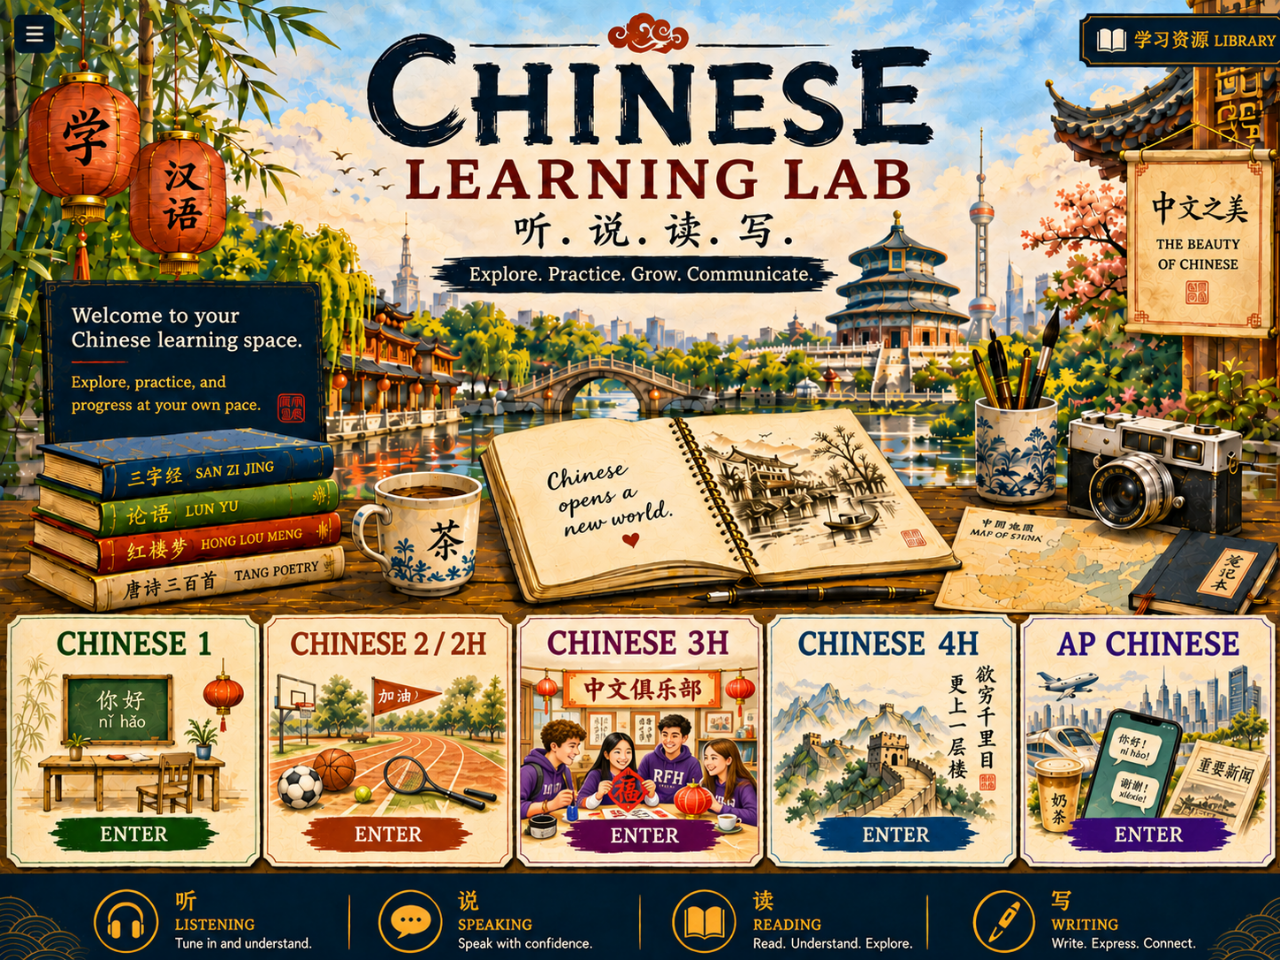
<file: index.html>
<!doctype html><html lang="en"><head><meta charset="utf-8"><meta name="viewport" content="width=device-width,initial-scale=1"><title>Chinese Learning Lab</title><link rel="stylesheet" href="assets/css/home.css"></head><body>
<a class="sr-only" href="#main">Skip to course choices</a>
<main class="home-shell" id="main"><div class="art-wrap" aria-label="Chinese Learning Lab homepage with five course cards">
<img src="assets/img/homepage-approved.png" alt="Chinese Learning Lab homepage artwork with Chinese 1, Chinese 2/2H, Chinese 3H, Chinese 4H, and AP Chinese course cards">
<button class="hotspot menu-hotspot" id="menuBtn" aria-label="Open navigation menu">Menu</button>
<a class="hotspot library-hotspot" href="library/index.html" aria-label="Open Learning Resources Library">Learning Resources Library</a>
<a class="hotspot enter1" href="chinese1/index.html" aria-label="Enter Chinese 1">Enter Chinese 1</a>
<a class="hotspot enter2" href="courses/chinese2.html" aria-label="Open Chinese 2 / 2H">Enter Chinese 2 / 2H</a>
<a class="hotspot enter3" href="courses/chinese3h.html" aria-label="Open Chinese 3H">Enter Chinese 3H</a>
<a class="hotspot enter4" href="courses/chinese4h.html" aria-label="Open Chinese 4H">Enter Chinese 4H</a>
<a class="hotspot enter5" href="courses/ap.html" aria-label="Open AP Chinese">Enter AP Chinese</a>
<aside class="drawer" id="drawer" aria-hidden="true"><button class="close-drawer" id="closeDrawer" aria-label="Close menu">×</button><h2>Chinese Learning Lab</h2><nav>
<a href="index.html">Home</a><a href="chinese1/index.html">Chinese 1</a><a href="courses/chinese2.html">Chinese 2 / 2H</a><a href="courses/chinese3h.html">Chinese 3H</a><a href="courses/chinese4h.html">Chinese 4H</a><a href="courses/ap.html">AP Chinese</a><a href="library/index.html">Learning Resources Library</a>
</nav></aside>
</div></main>
<script>const d=document.getElementById('drawer'),m=document.getElementById('menuBtn'),c=document.getElementById('closeDrawer');function openMenu(){d.classList.add('open');d.setAttribute('aria-hidden','false');c.focus()}function closeMenu(){d.classList.remove('open');d.setAttribute('aria-hidden','true');m.focus()}m.addEventListener('click',openMenu);c.addEventListener('click',closeMenu);document.addEventListener('keydown',e=>{if(e.key==='Escape'&&d.classList.contains('open'))closeMenu()});</script>
</body></html>
</file>
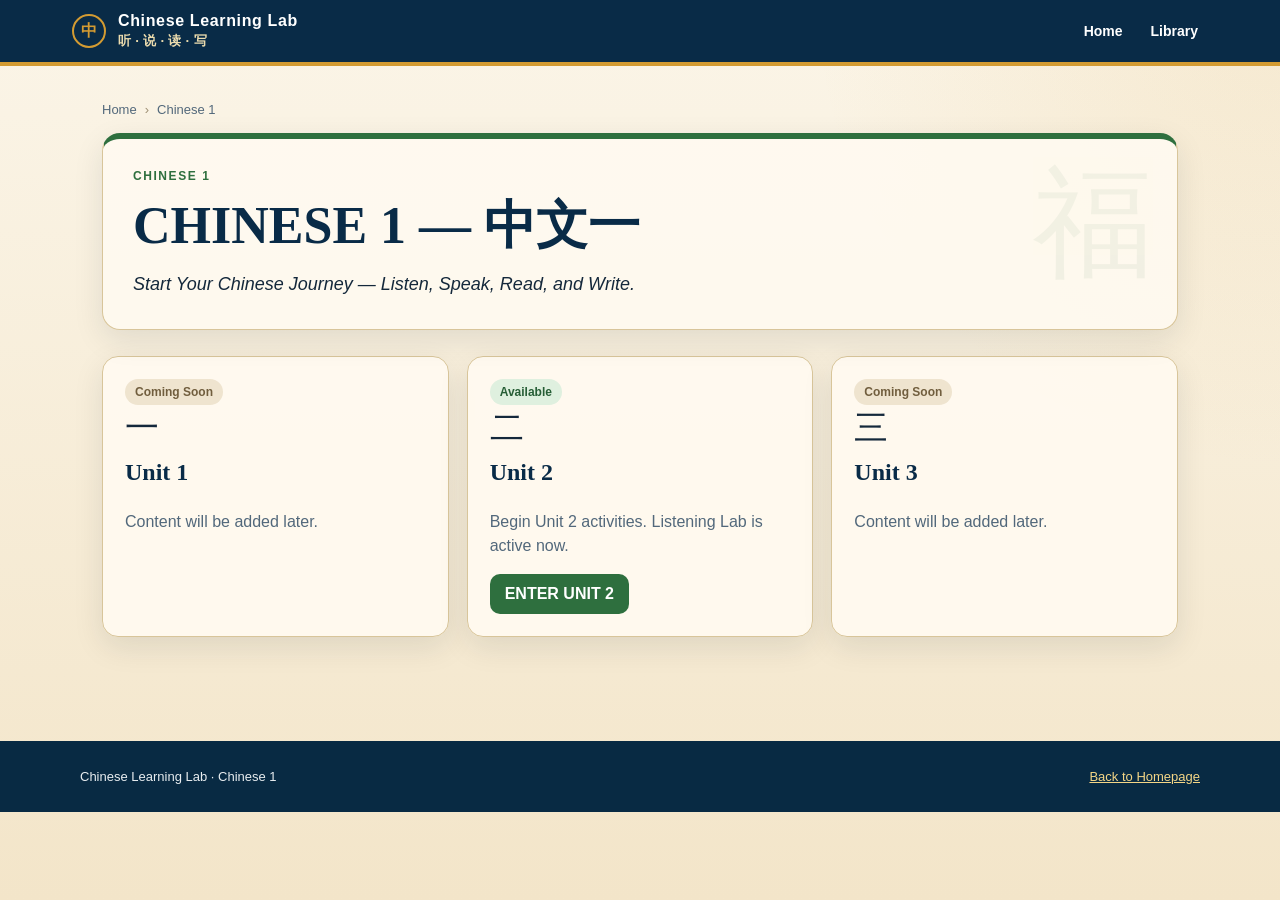
<file: chinese1/index.html>
<!doctype html><html lang="en"><head><meta charset="utf-8"><meta name="viewport" content="width=device-width,initial-scale=1"><title>Chinese 1 · Chinese Learning Lab</title><link rel="stylesheet" href="../assets/css/site.css"></head><body class="course-green">
<header class="site-header"><div class="inner"><a class="brand" href="../index.html"><span class="brand-mark">中</span><span>Chinese Learning Lab<small>听 · 说 · 读 · 写</small></span></a><nav class="topnav"><a href="../index.html">Home</a><a href="../library/index.html">Library</a></nav></div></header>
<main class="page"><nav class="breadcrumbs" aria-label="Breadcrumb"><span><a href="../index.html">Home</a></span><span>Chinese 1</span></nav>
<section class="hero-simple"><div class="eyebrow">Chinese 1</div><h1>CHINESE 1 — 中文一</h1><p><em>Start Your Chinese Journey — Listen, Speak, Read, and Write.</em></p></section>
<section class="grid" aria-label="Chinese 1 units">
<article class="card"><span class="status-pill">Coming Soon</span><div class="icon">一</div><h2>Unit 1</h2><p>Content will be added later.</p></article>
<article class="card"><span class="status-pill active">Available</span><div class="icon">二</div><h2>Unit 2</h2><p>Begin Unit 2 activities. Listening Lab is active now.</p><a class="btn course" href="unit2/index.html">ENTER UNIT 2</a></article>
<article class="card"><span class="status-pill">Coming Soon</span><div class="icon">三</div><h2>Unit 3</h2><p>Content will be added later.</p></article>
</section></main>
<footer class="footer"><div class="inner"><span>Chinese Learning Lab · Chinese 1</span><a href="../index.html">Back to Homepage</a></div></footer></body></html>
</file>
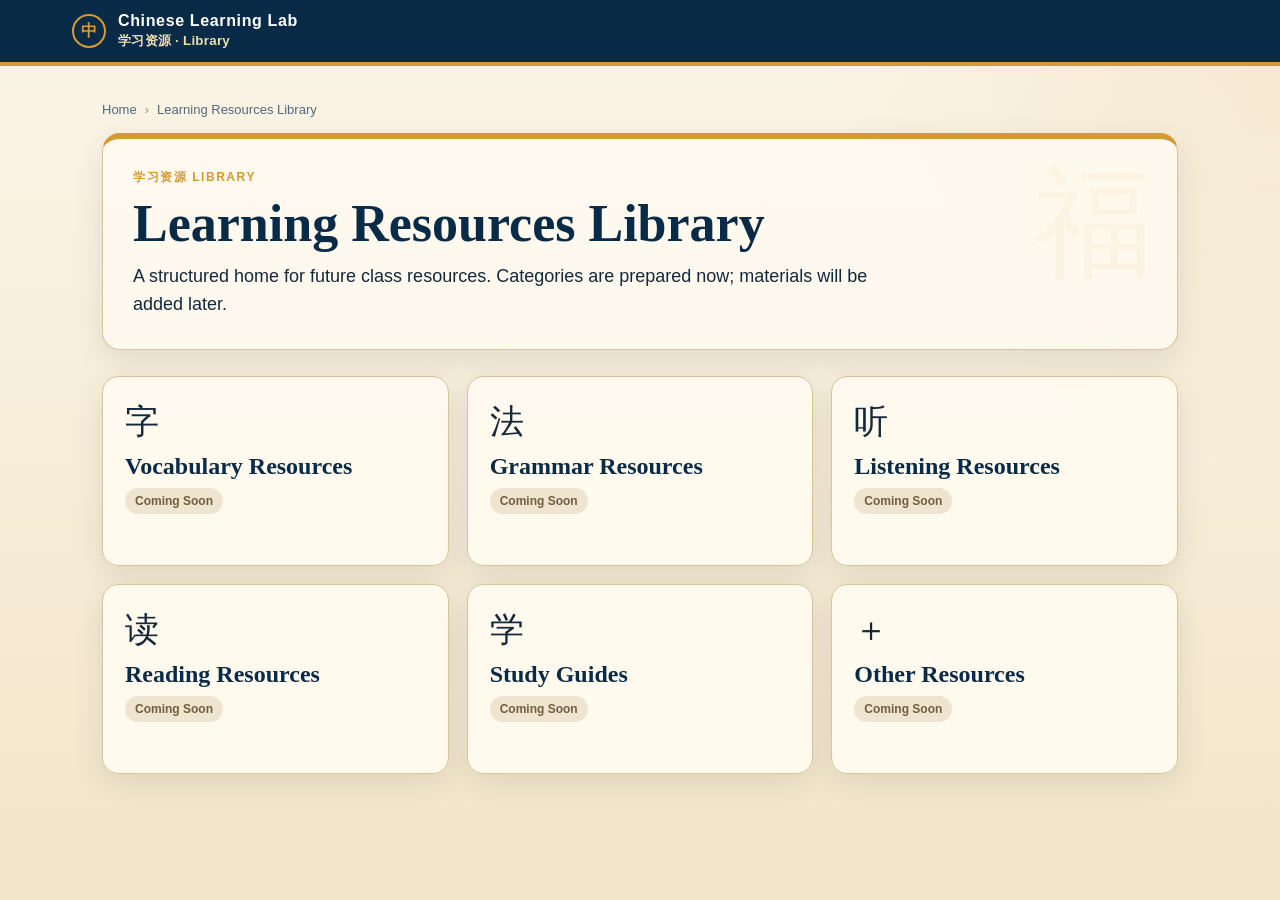
<file: library/index.html>
<!doctype html><html lang="en"><head><meta charset="utf-8"><meta name="viewport" content="width=device-width,initial-scale=1"><title>Learning Resources Library · Chinese Learning Lab</title><link rel="stylesheet" href="../assets/css/site.css"></head><body><header class="site-header"><div class="inner"><a class="brand" href="../index.html"><span class="brand-mark">中</span><span>Chinese Learning Lab<small>学习资源 · Library</small></span></a></div></header><main class="page"><nav class="breadcrumbs"><span><a href="../index.html">Home</a></span><span>Learning Resources Library</span></nav><section class="hero-simple" style="--course:var(--gold)"><div class="eyebrow">学习资源 LIBRARY</div><h1>Learning Resources Library</h1><p>A structured home for future class resources. Categories are prepared now; materials will be added later.</p></section><section class="grid"><article class="card"><div class="icon">字</div><h2>Vocabulary Resources</h2><span class="status-pill">Coming Soon</span></article><article class="card"><div class="icon">法</div><h2>Grammar Resources</h2><span class="status-pill">Coming Soon</span></article><article class="card"><div class="icon">听</div><h2>Listening Resources</h2><span class="status-pill">Coming Soon</span></article><article class="card"><div class="icon">读</div><h2>Reading Resources</h2><span class="status-pill">Coming Soon</span></article><article class="card"><div class="icon">学</div><h2>Study Guides</h2><span class="status-pill">Coming Soon</span></article><article class="card"><div class="icon">＋</div><h2>Other Resources</h2><span class="status-pill">Coming Soon</span></article></section></main></body></html>
</file>
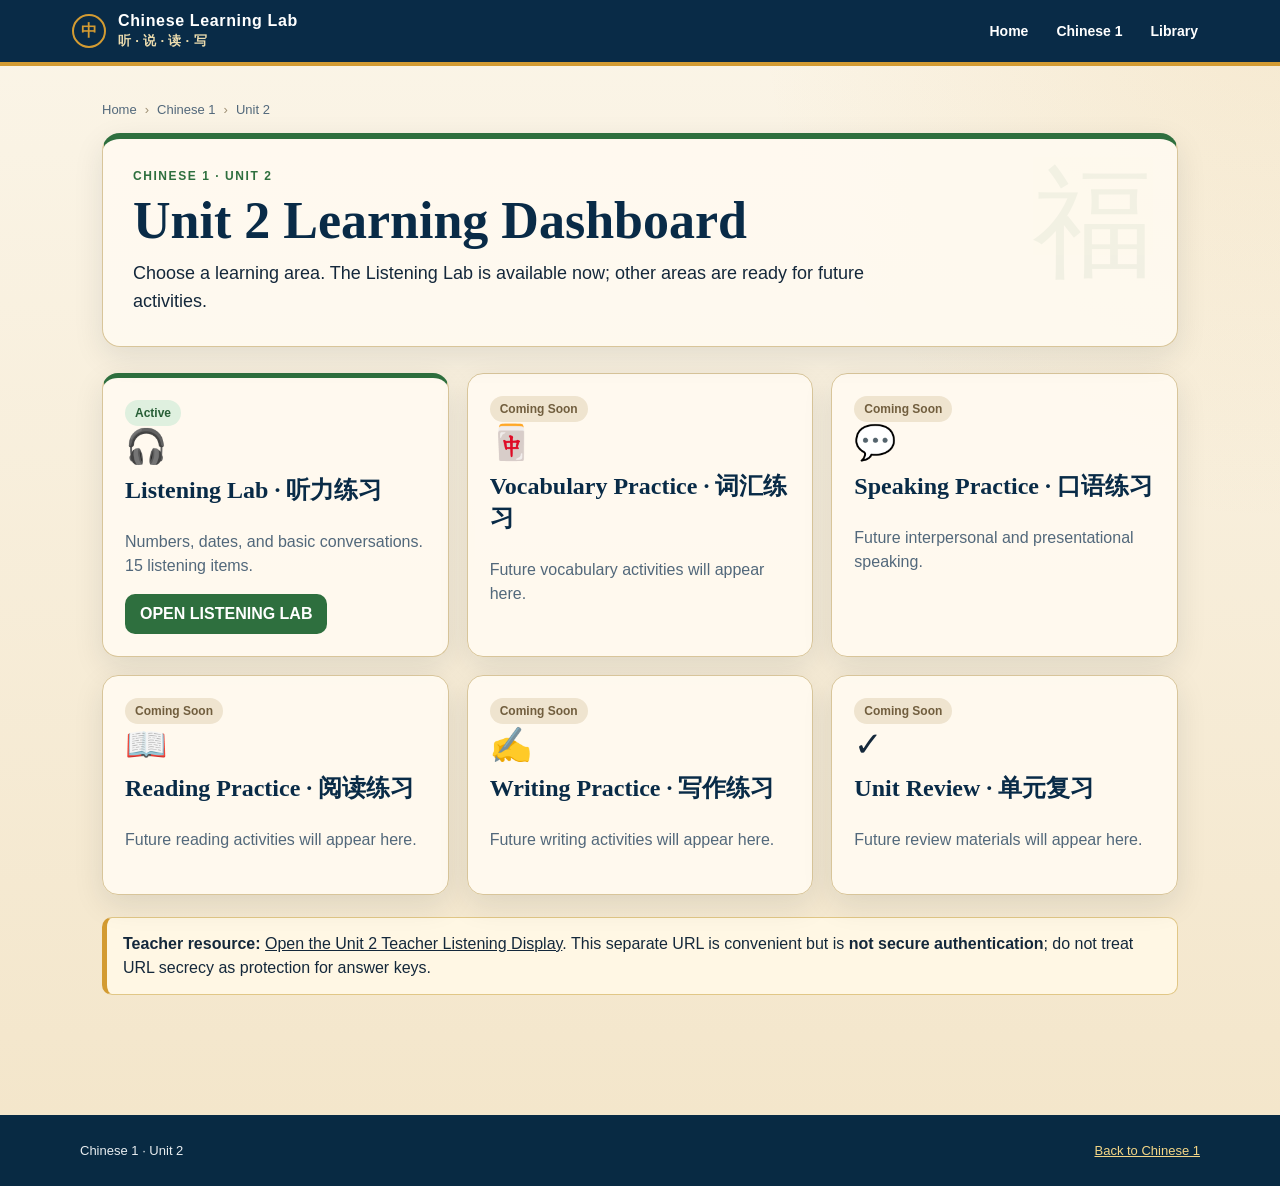
<file: chinese1/unit2/index.html>
<!doctype html><html lang="en"><head><meta charset="utf-8"><meta name="viewport" content="width=device-width,initial-scale=1"><title>Chinese 1 Unit 2 · Chinese Learning Lab</title><link rel="stylesheet" href="../../assets/css/site.css"></head><body class="course-green">
<header class="site-header"><div class="inner"><a class="brand" href="../../index.html"><span class="brand-mark">中</span><span>Chinese Learning Lab<small>听 · 说 · 读 · 写</small></span></a><nav class="topnav"><a href="../../index.html">Home</a><a href="../index.html">Chinese 1</a><a href="../../library/index.html">Library</a></nav></div></header>
<main class="page"><nav class="breadcrumbs" aria-label="Breadcrumb"><span><a href="../../index.html">Home</a></span><span><a href="../index.html">Chinese 1</a></span><span>Unit 2</span></nav>
<section class="hero-simple"><div class="eyebrow">Chinese 1 · Unit 2</div><h1>Unit 2 Learning Dashboard</h1><p>Choose a learning area. The Listening Lab is available now; other areas are ready for future activities.</p></section>
<section class="grid activity-grid">
<article class="card active"><span class="status-pill active">Active</span><div class="icon">🎧</div><h2>Listening Lab · 听力练习</h2><p>Numbers, dates, and basic conversations. 15 listening items.</p><a class="btn course" href="listening.html">OPEN LISTENING LAB</a></article>
<article class="card"><span class="status-pill">Coming Soon</span><div class="icon">🀄</div><h2>Vocabulary Practice · 词汇练习</h2><p>Future vocabulary activities will appear here.</p></article>
<article class="card"><span class="status-pill">Coming Soon</span><div class="icon">💬</div><h2>Speaking Practice · 口语练习</h2><p>Future interpersonal and presentational speaking.</p></article>
<article class="card"><span class="status-pill">Coming Soon</span><div class="icon">📖</div><h2>Reading Practice · 阅读练习</h2><p>Future reading activities will appear here.</p></article>
<article class="card"><span class="status-pill">Coming Soon</span><div class="icon">✍️</div><h2>Writing Practice · 写作练习</h2><p>Future writing activities will appear here.</p></article>
<article class="card"><span class="status-pill">Coming Soon</span><div class="icon">✓</div><h2>Unit Review · 单元复习</h2><p>Future review materials will appear here.</p></article>
</section>
<p class="notice" style="margin-top:22px"><strong>Teacher resource:</strong> <a href="teacher-listening.html">Open the Unit 2 Teacher Listening Display</a>. This separate URL is convenient but is <strong>not secure authentication</strong>; do not treat URL secrecy as protection for answer keys.</p>
</main><footer class="footer"><div class="inner"><span>Chinese 1 · Unit 2</span><a href="../index.html">Back to Chinese 1</a></div></footer></body></html>
</file>
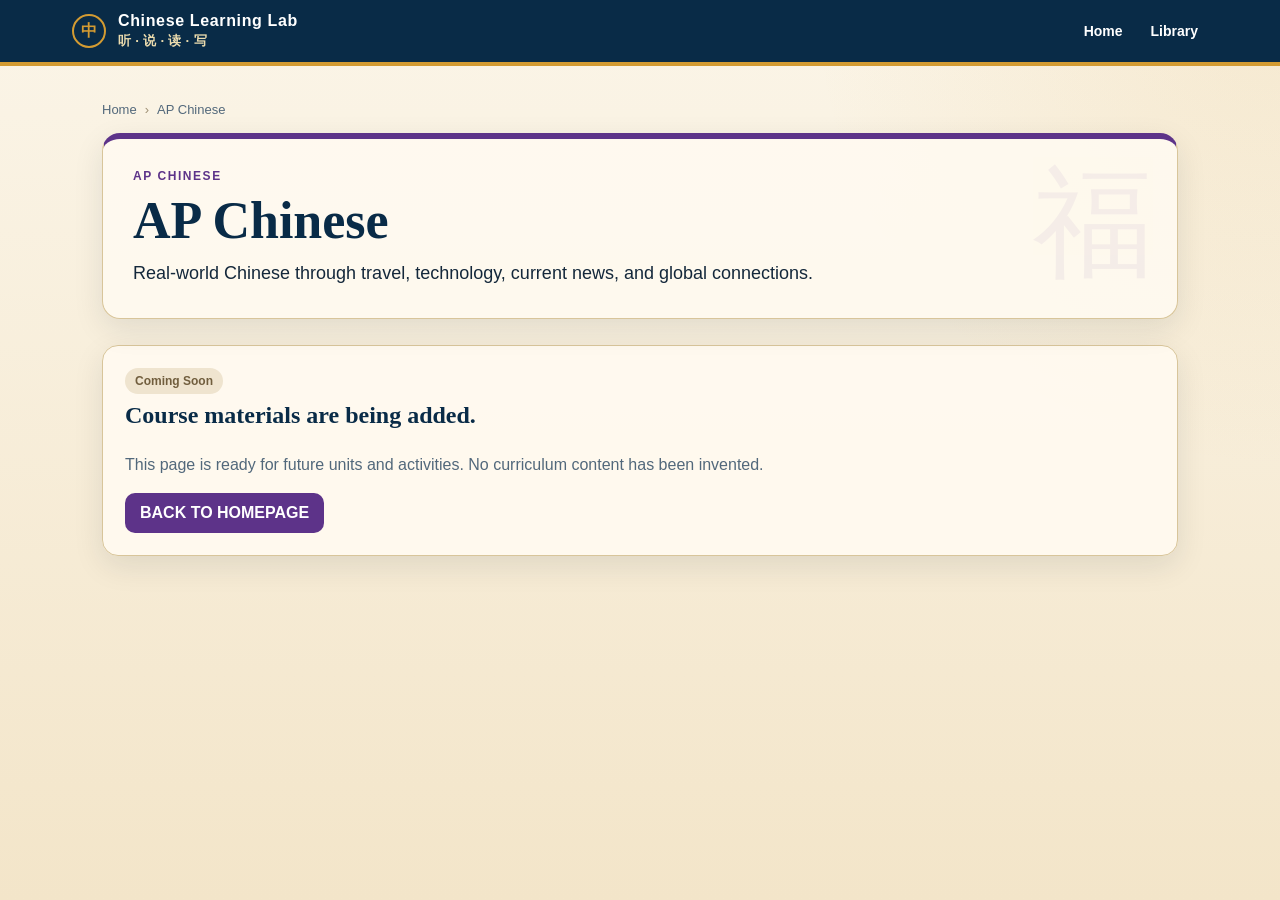
<file: courses/ap.html>
<!doctype html><html lang="en"><head><meta charset="utf-8"><meta name="viewport" content="width=device-width,initial-scale=1"><title>AP Chinese · Chinese Learning Lab</title><link rel="stylesheet" href="../assets/css/site.css"></head><body class="course-purple"><header class="site-header"><div class="inner"><a class="brand" href="../index.html"><span class="brand-mark">中</span><span>Chinese Learning Lab<small>听 · 说 · 读 · 写</small></span></a><nav class="topnav"><a href="../index.html">Home</a><a href="../library/index.html">Library</a></nav></div></header><main class="page"><nav class="breadcrumbs"><span><a href="../index.html">Home</a></span><span>AP Chinese</span></nav><section class="hero-simple"><div class="eyebrow">AP Chinese</div><h1>AP Chinese</h1><p>Real-world Chinese through travel, technology, current news, and global connections.</p></section><article class="card"><span class="status-pill">Coming Soon</span><h2>Course materials are being added.</h2><p>This page is ready for future units and activities. No curriculum content has been invented.</p><a class="btn course" href="../index.html">BACK TO HOMEPAGE</a></article></main></body></html>
</file>
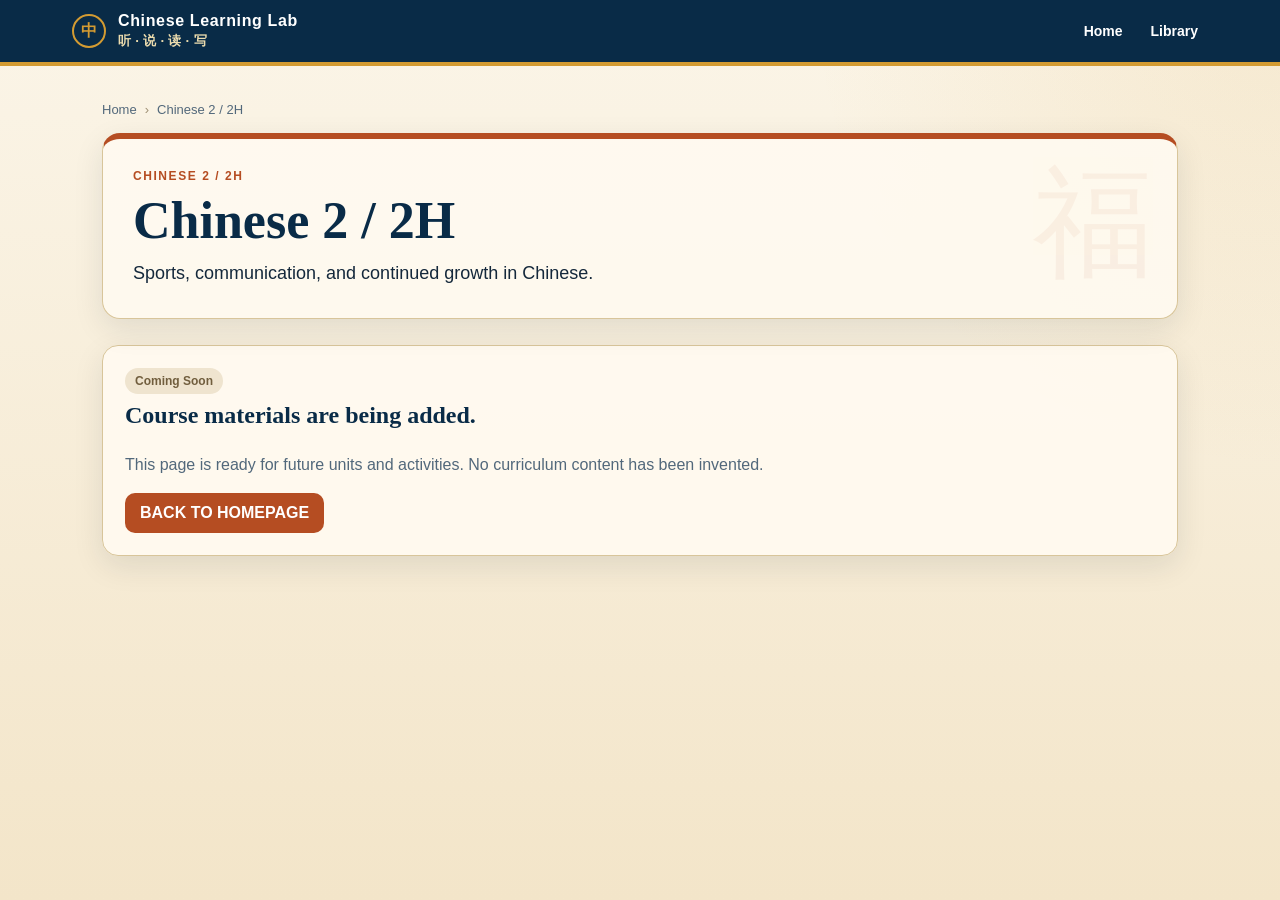
<file: courses/chinese2.html>
<!doctype html><html lang="en"><head><meta charset="utf-8"><meta name="viewport" content="width=device-width,initial-scale=1"><title>Chinese 2 / 2H · Chinese Learning Lab</title><link rel="stylesheet" href="../assets/css/site.css"></head><body class="course-orange"><header class="site-header"><div class="inner"><a class="brand" href="../index.html"><span class="brand-mark">中</span><span>Chinese Learning Lab<small>听 · 说 · 读 · 写</small></span></a><nav class="topnav"><a href="../index.html">Home</a><a href="../library/index.html">Library</a></nav></div></header><main class="page"><nav class="breadcrumbs"><span><a href="../index.html">Home</a></span><span>Chinese 2 / 2H</span></nav><section class="hero-simple"><div class="eyebrow">Chinese 2 / 2H</div><h1>Chinese 2 / 2H</h1><p>Sports, communication, and continued growth in Chinese.</p></section><article class="card"><span class="status-pill">Coming Soon</span><h2>Course materials are being added.</h2><p>This page is ready for future units and activities. No curriculum content has been invented.</p><a class="btn course" href="../index.html">BACK TO HOMEPAGE</a></article></main></body></html>
</file>
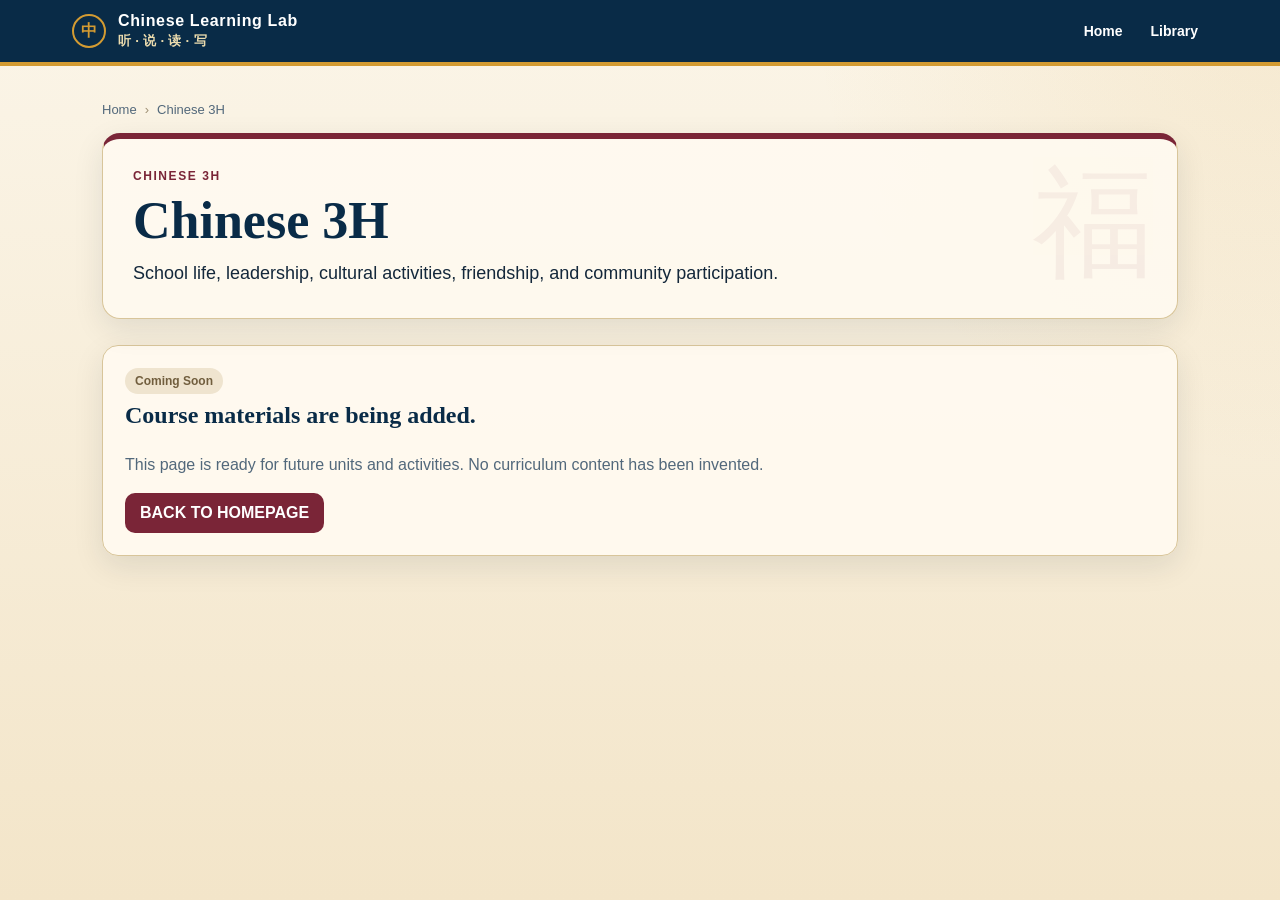
<file: courses/chinese3h.html>
<!doctype html><html lang="en"><head><meta charset="utf-8"><meta name="viewport" content="width=device-width,initial-scale=1"><title>Chinese 3H · Chinese Learning Lab</title><link rel="stylesheet" href="../assets/css/site.css"></head><body class="course-burgundy"><header class="site-header"><div class="inner"><a class="brand" href="../index.html"><span class="brand-mark">中</span><span>Chinese Learning Lab<small>听 · 说 · 读 · 写</small></span></a><nav class="topnav"><a href="../index.html">Home</a><a href="../library/index.html">Library</a></nav></div></header><main class="page"><nav class="breadcrumbs"><span><a href="../index.html">Home</a></span><span>Chinese 3H</span></nav><section class="hero-simple"><div class="eyebrow">Chinese 3H</div><h1>Chinese 3H</h1><p>School life, leadership, cultural activities, friendship, and community participation.</p></section><article class="card"><span class="status-pill">Coming Soon</span><h2>Course materials are being added.</h2><p>This page is ready for future units and activities. No curriculum content has been invented.</p><a class="btn course" href="../index.html">BACK TO HOMEPAGE</a></article></main></body></html>
</file>
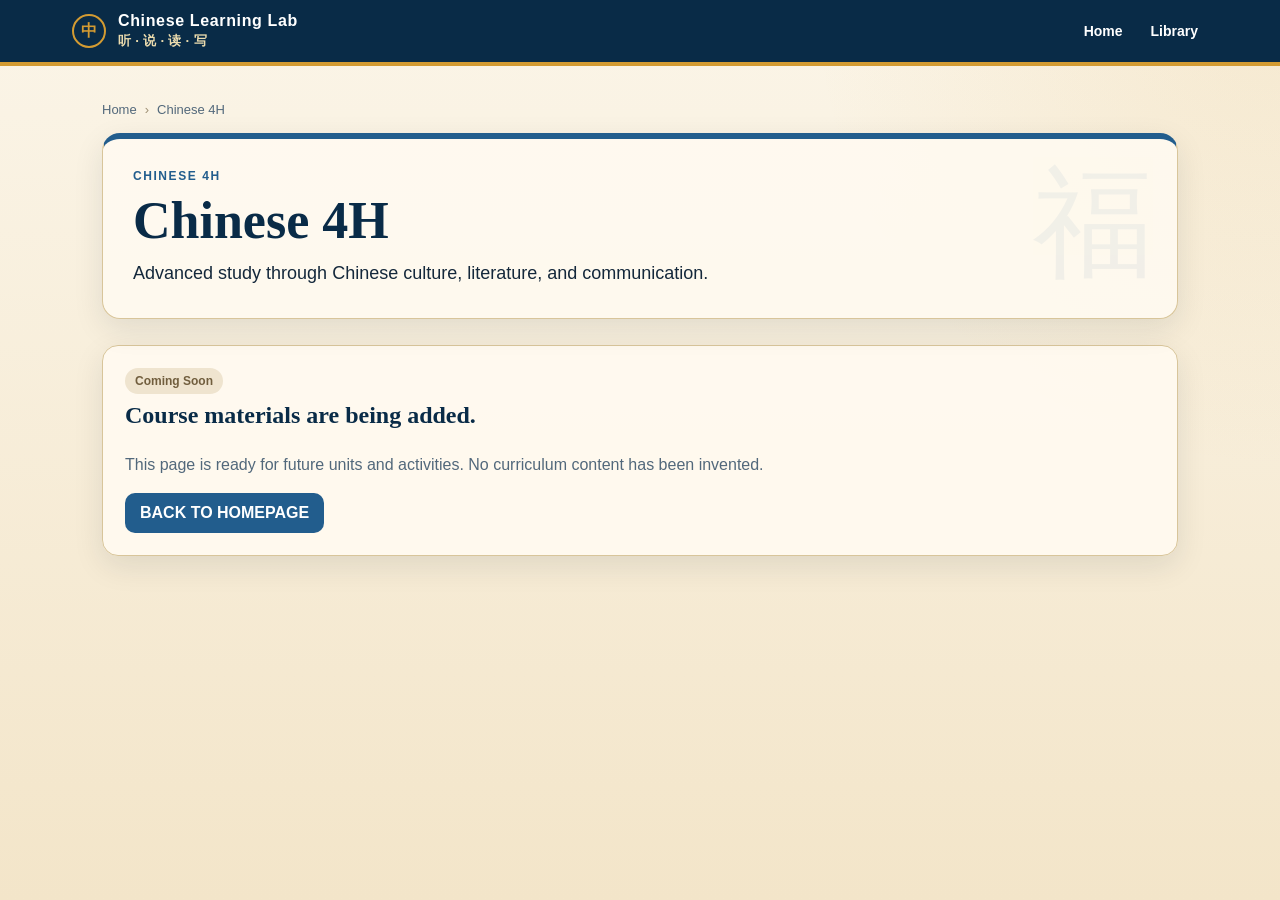
<file: courses/chinese4h.html>
<!doctype html><html lang="en"><head><meta charset="utf-8"><meta name="viewport" content="width=device-width,initial-scale=1"><title>Chinese 4H · Chinese Learning Lab</title><link rel="stylesheet" href="../assets/css/site.css"></head><body class="course-blue"><header class="site-header"><div class="inner"><a class="brand" href="../index.html"><span class="brand-mark">中</span><span>Chinese Learning Lab<small>听 · 说 · 读 · 写</small></span></a><nav class="topnav"><a href="../index.html">Home</a><a href="../library/index.html">Library</a></nav></div></header><main class="page"><nav class="breadcrumbs"><span><a href="../index.html">Home</a></span><span>Chinese 4H</span></nav><section class="hero-simple"><div class="eyebrow">Chinese 4H</div><h1>Chinese 4H</h1><p>Advanced study through Chinese culture, literature, and communication.</p></section><article class="card"><span class="status-pill">Coming Soon</span><h2>Course materials are being added.</h2><p>This page is ready for future units and activities. No curriculum content has been invented.</p><a class="btn course" href="../index.html">BACK TO HOMEPAGE</a></article></main></body></html>
</file>
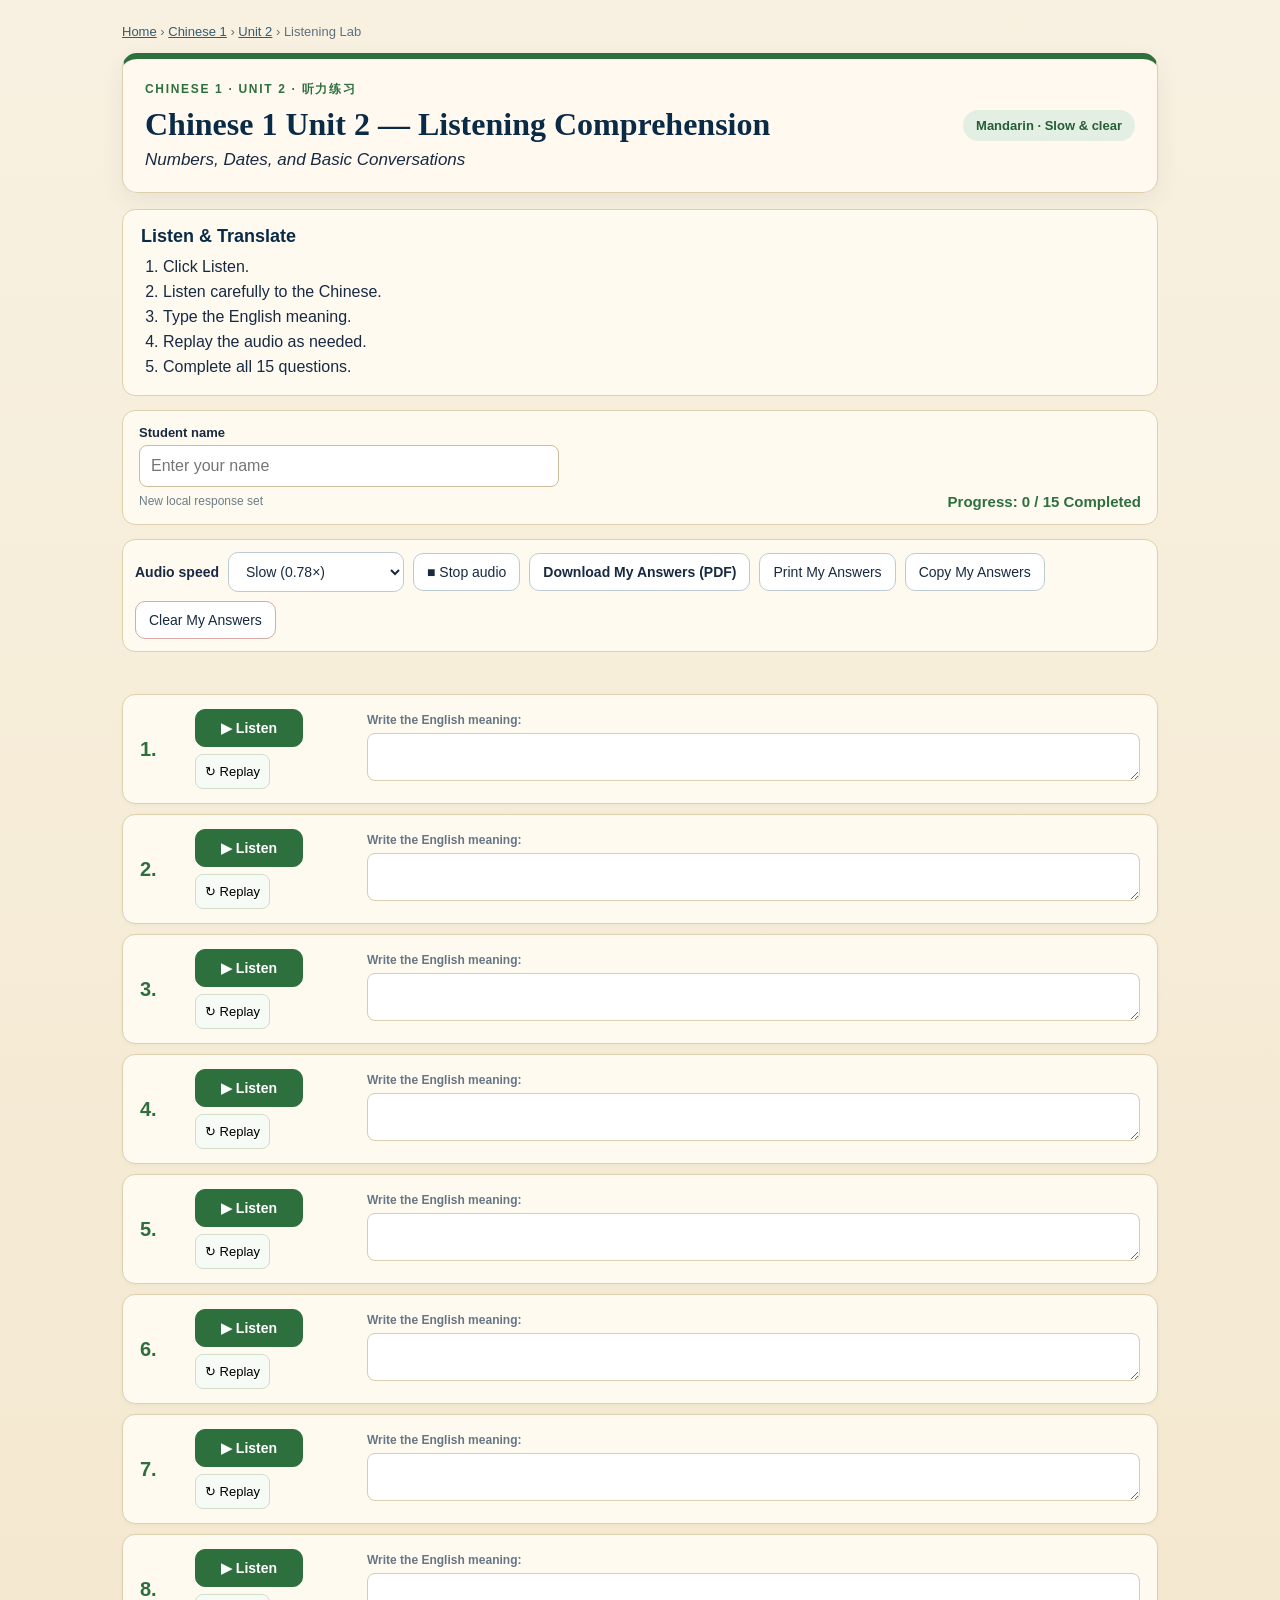
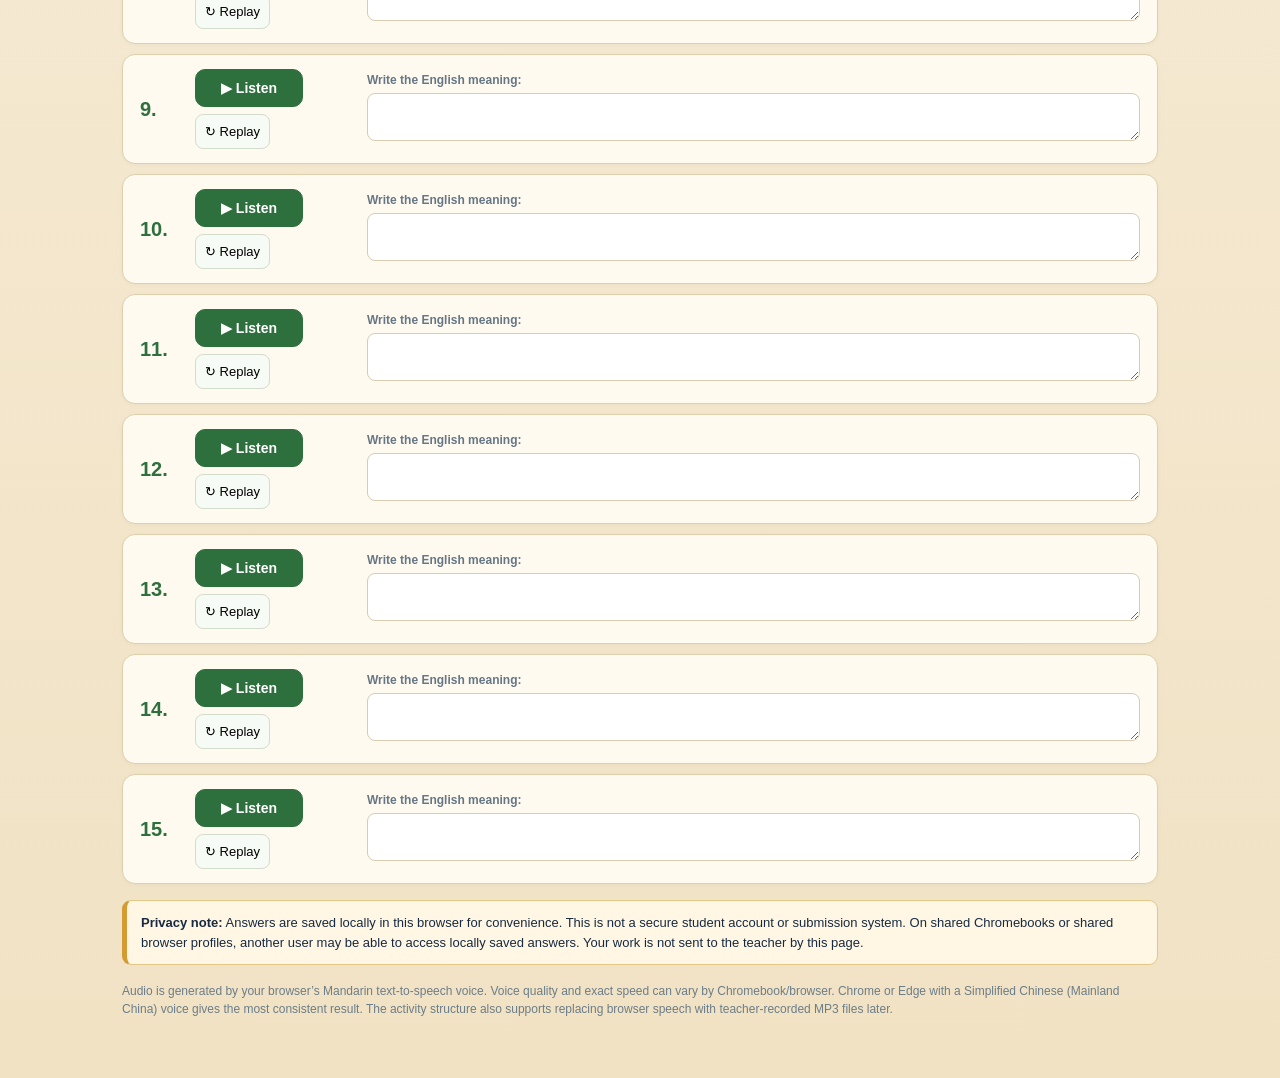
<file: chinese1/unit2/listening.html>
<!doctype html><html lang="en"><head><meta charset="utf-8"><meta name="viewport" content="width=device-width,initial-scale=1"><title>Chinese 1 Unit 2 Listening Lab</title><link rel="stylesheet" href="../../assets/css/listening.css"><script src="../../assets/js/listening-data.js" defer></script><script src="../../assets/js/listening.js" defer></script></head><body class="student"><main class="wrap">
<div class="topbar no-print"><div class="crumbs"><a href="../../index.html">Home</a> › <a href="../index.html">Chinese 1</a> › <a href="index.html">Unit 2</a> › Listening Lab</div></div>
<header class="header"><div><div class="eyebrow">Chinese 1 · Unit 2 · 听力练习</div><h1>Chinese 1 Unit 2 — Listening Comprehension</h1><p class="subtitle"><em>Numbers, Dates, and Basic Conversations</em></p></div><div class="tag">Mandarin · Slow & clear</div></header>
<section class="instructions-box no-print"><h2>Listen &amp; Translate</h2><ol><li>Click Listen.</li><li>Listen carefully to the Chinese.</li><li>Type the English meaning.</li><li>Replay the audio as needed.</li><li>Complete all 15 questions.</li></ol></section>
<section class="student-info"><div><label for="studentName">Student name</label><input id="studentName" autocomplete="name" placeholder="Enter your name"><div id="saveState" class="foot" style="margin-top:5px"></div></div><div class="progress" id="progress">Progress: 0 / 15 Completed</div></section>
<div class="toolbar no-print"><label for="speed">Audio speed</label><select id="speed" aria-label="Mandarin speaking rate"><option value="0.65">Extra slow (0.65×)</option><option value="0.78" selected>Slow (0.78×)</option><option value="0.9">Nearly normal (0.9×)</option><option value="1">Normal (1×)</option></select><button id="stopAudio" type="button">■ Stop audio</button><button id="pdfBtn" class="btn" type="button">Download My Answers (PDF)</button><button id="printBtn" type="button">Print My Answers</button><button id="copyBtn" type="button">Copy My Answers</button><button id="clearBtn" class="danger" type="button">Clear My Answers</button></div>
<div class="status no-print" id="status" aria-live="polite"></div><div class="list" id="list"></div>
<div class="privacy no-print"><strong>Privacy note:</strong> Answers are saved locally in this browser for convenience. This is not a secure student account or submission system. On shared Chromebooks or shared browser profiles, another user may be able to access locally saved answers. Your work is not sent to the teacher by this page.</div>
<div class="foot no-print">Audio is generated by your browser’s Mandarin text-to-speech voice. Voice quality and exact speed can vary by Chromebook/browser. Chrome or Edge with a Simplified Chinese (Mainland China) voice gives the most consistent result. The activity structure also supports replacing browser speech with teacher-recorded MP3 files later.</div>
</main></body></html>
</file>
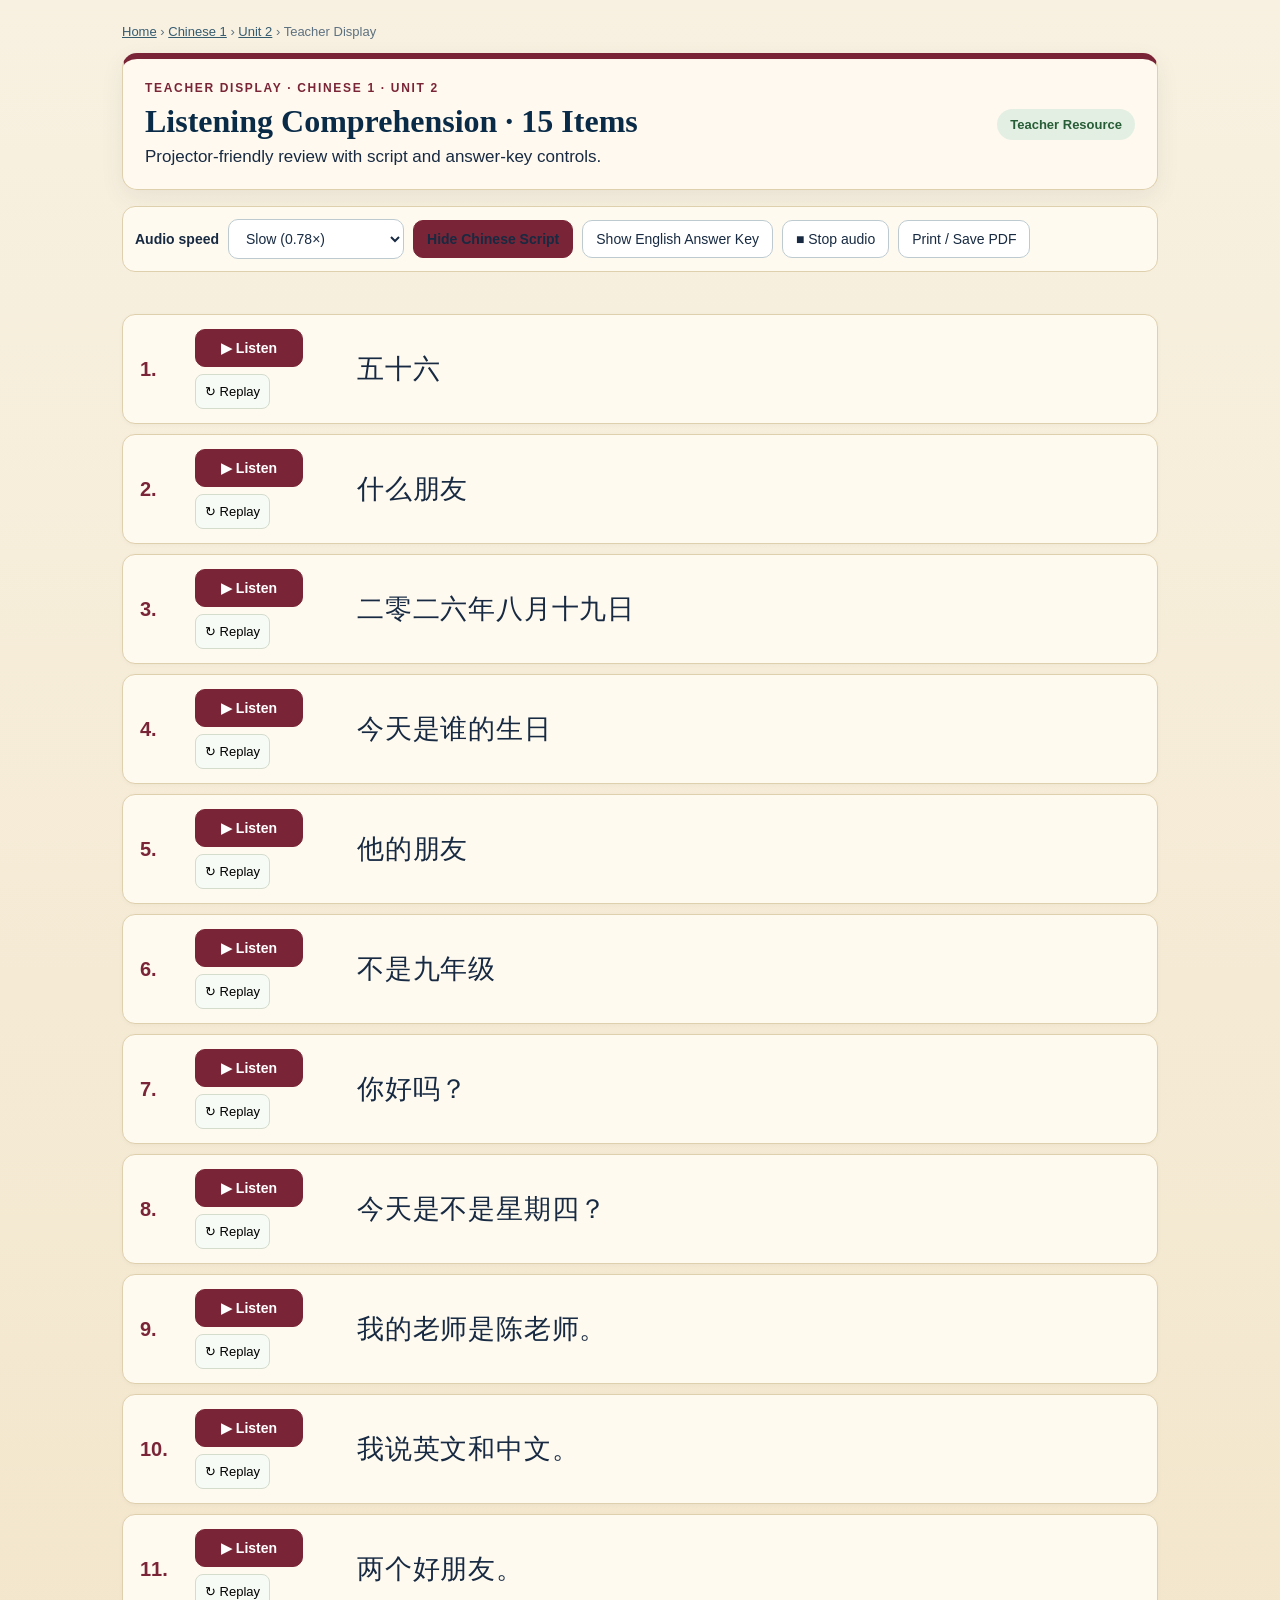
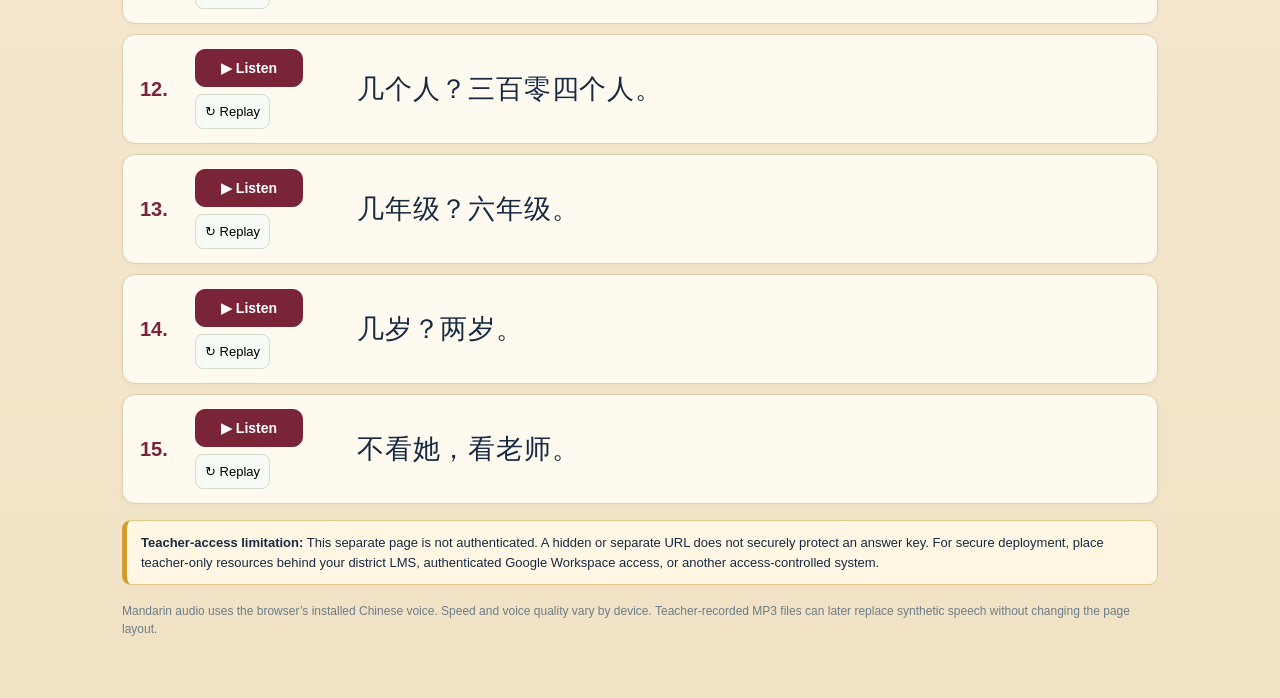
<file: chinese1/unit2/teacher-listening.html>
<!doctype html><html lang="en"><head><meta charset="utf-8"><meta name="viewport" content="width=device-width,initial-scale=1"><title>Teacher Display · Chinese 1 Unit 2 Listening</title><link rel="stylesheet" href="../../assets/css/listening.css"><script src="../../assets/js/listening-data.js" defer></script><script src="../../assets/js/listening.js" defer></script></head><body class="teacher"><main class="wrap">
<div class="topbar no-print"><div class="crumbs"><a href="../../index.html">Home</a> › <a href="../index.html">Chinese 1</a> › <a href="index.html">Unit 2</a> › Teacher Display</div></div>
<header class="header"><div><div class="eyebrow">Teacher Display · Chinese 1 · Unit 2</div><h1>Listening Comprehension · 15 Items</h1><p class="subtitle">Projector-friendly review with script and answer-key controls.</p></div><div class="tag">Teacher Resource</div></header>
<div class="toolbar no-print"><label for="speed">Audio speed</label><select id="speed"><option value="0.65">Extra slow (0.65×)</option><option value="0.78" selected>Slow (0.78×)</option><option value="0.9">Nearly normal (0.9×)</option><option value="1">Normal (1×)</option></select><button id="toggleScript" class="btn" type="button">Hide Chinese Script</button><button id="toggleKey" type="button">Show English Answer Key</button><button id="stopAudio" type="button">■ Stop audio</button><button type="button" onclick="window.print()">Print / Save PDF</button></div>
<div class="status no-print" id="status" aria-live="polite"></div><div class="list" id="list"></div>
<div class="privacy no-print"><strong>Teacher-access limitation:</strong> This separate page is not authenticated. A hidden or separate URL does not securely protect an answer key. For secure deployment, place teacher-only resources behind your district LMS, authenticated Google Workspace access, or another access-controlled system.</div>
<div class="foot no-print">Mandarin audio uses the browser’s installed Chinese voice. Speed and voice quality vary by device. Teacher-recorded MP3 files can later replace synthetic speech without changing the page layout.</div>
</main></body></html>
</file>
<file: assets/css/home.css>
*{box-sizing:border-box}html,body{margin:0;background:#092b47;font-family:Arial,Helvetica,sans-serif}.home-shell{min-height:100vh;display:grid;place-items:center;padding:0}.art-wrap{position:relative;width:min(100vw,1448px);aspect-ratio:1448/1086;background:#092b47;overflow:hidden}.art-wrap>img{display:block;width:100%;height:100%;object-fit:contain}.hotspot{position:absolute;border:0;background:transparent;cursor:pointer;border-radius:12px;text-indent:-9999px;overflow:hidden}.hotspot:focus-visible,.hotspot:hover{outline:4px solid rgba(255,225,113,.95);outline-offset:2px;background:rgba(255,255,255,.08)}
.menu-hotspot{left:1.3%;top:1.2%;width:4.2%;height:5.2%;}.library-hotspot{left:83.1%;top:1.6%;width:15.3%;height:5.4%}
.enter1{left:7.0%;top:84.0%;width:12.5%;height:4.6%}.enter2{left:27.2%;top:84.0%;width:12.8%;height:4.6%}.enter3{left:47.4%;top:84.0%;width:12.8%;height:4.6%}.enter4{left:67.0%;top:84.0%;width:12.8%;height:4.6%}.enter5{left:86.0%;top:84.0%;width:11.8%;height:4.6%}
.drawer{position:absolute;left:0;top:0;bottom:0;width:min(360px,86vw);background:rgba(6,35,56,.98);color:white;transform:translateX(-105%);transition:.22s ease;padding:70px 20px 24px;box-shadow:10px 0 35px rgba(0,0,0,.35);z-index:10}.drawer.open{transform:translateX(0)}.drawer h2{font-family:Georgia,serif;color:#f4d686}.drawer nav{display:grid;gap:6px}.drawer a{color:white;text-decoration:none;padding:12px;border-radius:9px;font-weight:750}.drawer a:hover,.drawer a:focus-visible{background:#164e70;outline:none}.close-drawer{position:absolute;right:14px;top:14px;background:#f4d686;color:#082a43;border:0;border-radius:50%;width:40px;height:40px;font-size:20px;font-weight:bold;cursor:pointer}.sr-only{position:absolute;width:1px;height:1px;padding:0;margin:-1px;overflow:hidden;clip:rect(0,0,0,0);white-space:nowrap;border:0}
@media(max-width:720px){body{background:#f6edd9}.home-shell{align-items:start}.art-wrap{width:100vw;aspect-ratio:1448/1086}}
</file>
<file: assets/css/site.css>
:root{
  --navy:#092b47; --navy2:#0f3c5c; --gold:#d39b32; --red:#a93428;
  --parchment:#f6edd9; --paper:#fffaf0; --ink:#14283b; --green:#2e6f3e;
  --orange:#b54d22; --burgundy:#7a2537; --blue:#225d8d; --purple:#5d3389;
  --line:#d8c59a; --shadow:0 10px 30px rgba(24,35,45,.10);
}
*{box-sizing:border-box}
html{scroll-behavior:smooth}
body{margin:0;color:var(--ink);font-family:Inter,Arial,Helvetica,sans-serif;background:
  radial-gradient(circle at top right, rgba(211,155,50,.12), transparent 30%),
  linear-gradient(#fbf5e8,#f3e5c9);min-height:100vh}
a{color:inherit}.skip-link{position:absolute;left:-9999px;top:auto}.skip-link:focus{left:16px;top:16px;z-index:999;background:white;padding:10px 14px;border-radius:8px}
.site-header{background:var(--navy);color:white;border-bottom:4px solid var(--gold);position:sticky;top:0;z-index:50}
.site-header .inner{max-width:1180px;margin:auto;padding:12px 22px;display:flex;align-items:center;justify-content:space-between;gap:18px}
.brand{display:flex;align-items:center;gap:12px;text-decoration:none;font-weight:850;letter-spacing:.04em}.brand-mark{width:34px;height:34px;border:2px solid var(--gold);border-radius:50%;display:grid;place-items:center;color:var(--gold);font-family:serif}.brand small{display:block;color:#ecdcae;font-weight:600;letter-spacing:.02em;margin-top:2px}
.topnav{display:flex;gap:8px;flex-wrap:wrap}.topnav a{padding:8px 10px;border-radius:8px;text-decoration:none;font-weight:700;font-size:14px}.topnav a:hover,.topnav a:focus-visible{background:#174f72;outline:none}
.page{max-width:1120px;margin:0 auto;padding:36px 22px 64px}.hero-simple{background:rgba(255,250,240,.92);border:1px solid var(--line);border-top:6px solid var(--course, var(--green));box-shadow:var(--shadow);border-radius:18px;padding:30px;margin-bottom:26px;position:relative;overflow:hidden}.hero-simple:after{content:'福';position:absolute;right:24px;top:4px;font-family:serif;font-size:120px;color:var(--course,var(--green));opacity:.055}.eyebrow{text-transform:uppercase;letter-spacing:.13em;color:var(--course,var(--green));font-size:12px;font-weight:850}.hero-simple h1{font-family:Georgia,'Times New Roman',serif;color:var(--navy);font-size:clamp(30px,5vw,52px);margin:8px 0 10px}.hero-simple p{font-size:18px;max-width:760px;line-height:1.55;margin:0}.breadcrumbs{display:flex;gap:8px;flex-wrap:wrap;font-size:13px;margin:0 0 16px;color:#52687b}.breadcrumbs a{text-decoration:none}.breadcrumbs a:hover{text-decoration:underline}.breadcrumbs span:after{content:'›';margin-left:8px;color:#9d8e73}.breadcrumbs span:last-child:after{content:''}
.grid{display:grid;grid-template-columns:repeat(3,minmax(0,1fr));gap:18px}.card{background:rgba(255,250,240,.96);border:1px solid var(--line);border-radius:16px;padding:22px;box-shadow:var(--shadow);min-height:190px;display:flex;flex-direction:column}.card h2,.card h3{font-family:Georgia,'Times New Roman',serif;color:var(--navy);margin:8px 0}.card p{line-height:1.5;color:#52687b}.card .icon{font-size:34px}.status-pill{display:inline-flex;align-items:center;gap:7px;border-radius:999px;padding:6px 10px;font-size:12px;font-weight:850;background:#efe4cf;color:#715e3e;width:max-content}.status-pill.active{background:#dff0df;color:#275e36}.btn{display:inline-flex;align-items:center;justify-content:center;gap:8px;text-decoration:none;border:0;border-radius:10px;background:var(--navy);color:white;padding:11px 15px;font-weight:800;cursor:pointer}.btn:hover{filter:brightness(1.08)}.btn.secondary{background:white;color:var(--navy);border:1px solid #b8c7d1}.btn.course{background:var(--course,var(--green))}.card .btn{margin-top:auto;width:max-content}.muted{color:#6b7b86}.notice{background:#fff7e4;border:1px solid #e1c786;border-left:5px solid var(--gold);padding:14px 16px;border-radius:10px;line-height:1.5}.footer{background:#082a43;color:#e8edf0;padding:28px 22px;margin-top:40px}.footer .inner{max-width:1120px;margin:auto;display:flex;justify-content:space-between;gap:16px;flex-wrap:wrap;font-size:13px}.footer a{color:#f4d686}
.course-green{--course:var(--green)}.course-orange{--course:var(--orange)}.course-burgundy{--course:var(--burgundy)}.course-blue{--course:var(--blue)}.course-purple{--course:var(--purple)}
.activity-grid .card{min-height:220px}.activity-grid .card.active{border-top:5px solid var(--green)}
@media(max-width:820px){.grid{grid-template-columns:1fr 1fr}.topnav{display:none}}
@media(max-width:560px){.grid{grid-template-columns:1fr}.page{padding:24px 14px 50px}.hero-simple{padding:22px}.site-header .inner{padding:10px 14px}}


/* ===== Course landing layer ===== */
.course-switcher{display:flex;gap:9px;flex-wrap:wrap;margin:0 0 18px;padding:10px;background:rgba(255,250,240,.82);border:1px solid var(--line);border-radius:14px;box-shadow:0 5px 16px rgba(24,35,45,.06)}
.course-switcher a{padding:8px 11px;border-radius:9px;text-decoration:none;font-size:13px;font-weight:800;color:#42596b;border:1px solid transparent}
.course-switcher a:hover,.course-switcher a:focus-visible{background:white;border-color:#d9c89f;outline:none}
.course-switcher a[aria-current="page"]{background:var(--course,var(--green));color:white}
.course-hero{display:grid;grid-template-columns:minmax(0,1.45fr) minmax(220px,.55fr);gap:28px;align-items:center;background:rgba(255,250,240,.94);border:1px solid var(--line);border-top:7px solid var(--course,var(--green));box-shadow:var(--shadow);border-radius:20px;padding:28px;margin-bottom:24px;overflow:hidden;position:relative}
.course-hero:before{content:'';position:absolute;inset:auto -80px -120px auto;width:270px;height:270px;border-radius:50%;background:var(--course,var(--green));opacity:.045}
.course-hero-copy{position:relative;z-index:1}.course-hero h1{font-family:Georgia,'Times New Roman',serif;color:var(--navy);font-size:clamp(34px,5vw,58px);line-height:1.02;margin:8px 0 12px}.course-hero .lead{font-size:18px;line-height:1.55;color:#465f72;max-width:720px;margin:0 0 18px}.course-kicker{color:var(--course,var(--green));font-weight:900;text-transform:uppercase;letter-spacing:.14em;font-size:12px}.course-art{justify-self:end;width:min(100%,290px);aspect-ratio:1/1;border-radius:16px;overflow:hidden;border:2px solid rgba(211,155,50,.45);box-shadow:0 12px 28px rgba(24,35,45,.16);background:#efe5cf;position:relative}.course-art img{position:absolute;max-width:none;height:auto;display:block}.art-ch1 img{width:517.143%;left:-2.857%;top:-241.071%}.art-ch2 img{width:526.545%;left:-105.455%;top:-245.455%}.art-ch3 img{width:500.692%;left:-195.848%;top:-233.564%}.art-ch4 img{width:538.290%;left:-318.216%;top:-250.929%}.art-ap img{width:515.302%;left:-400.712%;top:-240.214%}
.course-meta{display:flex;gap:10px;flex-wrap:wrap}.course-meta span{display:inline-flex;align-items:center;gap:7px;border-radius:999px;padding:7px 11px;background:#f0e5cf;color:#6b5939;font-size:12px;font-weight:800}.course-meta .ready{background:#e0f0e1;color:#275e36}
.section-heading{display:flex;align-items:end;justify-content:space-between;gap:16px;margin:30px 0 14px}.section-heading h2{font-family:Georgia,'Times New Roman',serif;color:var(--navy);font-size:28px;margin:0}.section-heading p{margin:0;color:#667886;font-size:14px}
.unit-grid{display:grid;grid-template-columns:repeat(4,minmax(0,1fr));gap:16px}.unit-card{background:rgba(255,250,240,.97);border:1px solid var(--line);border-radius:16px;padding:20px;min-height:210px;display:flex;flex-direction:column;box-shadow:var(--shadow);position:relative;overflow:hidden}.unit-card.active{border-top:5px solid var(--course,var(--green))}.unit-card .unit-number{font-family:Georgia,'Times New Roman',serif;font-size:46px;color:var(--course,var(--green));opacity:.2;line-height:1;margin-bottom:8px}.unit-card h3{font-family:Georgia,'Times New Roman',serif;color:var(--navy);font-size:22px;margin:0 0 8px}.unit-card p{color:#5d7181;line-height:1.5;margin:0 0 16px}.unit-card .btn{margin-top:auto;width:max-content}.unit-card.future{background:rgba(252,247,236,.74)}
.course-placeholder{display:grid;grid-template-columns:1.15fr .85fr;gap:18px}.course-placeholder .card{min-height:230px}.skill-list{display:grid;grid-template-columns:1fr 1fr;gap:10px;margin-top:14px}.skill-token{display:flex;align-items:center;gap:9px;padding:10px 11px;border:1px solid #dfd1ad;border-radius:10px;background:#fffdf7;font-weight:800;color:#42596b}.skill-token span:first-child{font-size:22px;color:var(--course,var(--green))}
.next-layer-note{background:linear-gradient(135deg,rgba(255,250,240,.96),rgba(246,237,217,.96));border:1px solid var(--line);border-left:5px solid var(--course,var(--green));padding:16px 18px;border-radius:12px;color:#4f6473;line-height:1.55}
@media(max-width:900px){.course-hero{grid-template-columns:1fr}.course-art{justify-self:start;width:220px}.unit-grid{grid-template-columns:1fr 1fr}.course-placeholder{grid-template-columns:1fr}}
@media(max-width:560px){.course-switcher{display:grid;grid-template-columns:1fr 1fr}.course-hero{padding:20px}.course-art{width:180px}.unit-grid{grid-template-columns:1fr}.skill-list{grid-template-columns:1fr}}
</file>
<file: assets/css/listening.css>
:root{--ink:#172a42;--accent:#2e6f3e;--accent-dark:#245a32;--line:#dfd0ad;--paper:#fffaf0;--bg:#f6edd9;--navy:#092b47;--gold:#d39b32}*{box-sizing:border-box}body{margin:0;background:linear-gradient(#f8f1e1,#f1e2c4);color:var(--ink);font-family:Arial,Helvetica,sans-serif}.wrap{max-width:1080px;margin:0 auto;padding:24px 22px 60px}.topbar{display:flex;justify-content:space-between;gap:14px;align-items:center;margin-bottom:14px}.crumbs{font-size:13px;color:#5d7180}.crumbs a{color:#365c70}.teacher-link{font-size:13px}.header{display:flex;justify-content:space-between;gap:18px;align-items:center;border:1px solid var(--line);border-top:6px solid var(--accent);background:rgba(255,250,240,.96);border-radius:15px;padding:22px;margin-bottom:16px;box-shadow:0 8px 24px #17354a12}.eyebrow{font-size:12px;letter-spacing:.14em;text-transform:uppercase;font-weight:800;color:var(--accent)}h1{font-family:Georgia,serif;color:var(--navy);font-size:32px;line-height:1.2;margin:7px 0}.subtitle{font-size:17px;margin:0}.tag{background:#e4efe3;color:#275d36;border-radius:99px;padding:8px 13px;font-weight:800;font-size:13px;white-space:nowrap}.instructions-box{background:#fffaf0;border:1px solid var(--line);border-radius:13px;padding:16px 18px;margin-bottom:14px}.instructions-box h2{margin:0 0 8px;font-size:18px;color:var(--navy)}.instructions-box ol{margin:0;padding-left:22px;line-height:1.55}.student-info{display:grid;grid-template-columns:1fr auto;gap:14px;align-items:end;background:#fffaf0;border:1px solid var(--line);border-radius:13px;padding:14px 16px;margin-bottom:14px}.student-info label{display:block;font-size:13px;font-weight:800;margin-bottom:5px}.student-info input{width:100%;max-width:420px;padding:11px;border:1px solid #cbbd9c;border-radius:8px;font-size:16px}.progress{font-weight:850;color:var(--accent);font-size:15px;white-space:nowrap}.toolbar{display:flex;flex-wrap:wrap;align-items:center;gap:9px;margin-bottom:16px;background:#fffaf0;border:1px solid var(--line);border-radius:13px;padding:12px}.toolbar label{font-weight:800;font-size:14px}.toolbar select,.toolbar button,.btn{border:1px solid #bdcbd1;background:white;padding:10px 13px;border-radius:10px;font-size:14px;color:var(--ink)}button{cursor:pointer}button:hover{background:#edf5ef}.btn{background:var(--accent);color:white;border-color:var(--accent);font-weight:800}.btn:hover{background:var(--accent-dark);color:white}.mini{border:1px solid #d4dccc;background:#f7fbf6;border-radius:8px;font-size:13px;padding:9px}.danger{color:#8a2f2a;border-color:#d8aaa5!important}.status{font-size:13px;font-weight:700;color:#406a51;min-height:18px;margin-bottom:8px}.list{display:grid;gap:10px}.item{display:grid;grid-template-columns:43px 160px minmax(0,1fr);gap:12px;align-items:center;background:var(--paper);border:1px solid var(--line);padding:14px 17px;border-radius:13px;box-shadow:0 1px 4px #16334909}.num{font-weight:850;color:var(--accent);font-size:20px}.listen{display:flex;gap:7px;flex-wrap:wrap;align-items:center}.listen .btn{width:108px}.answer label{display:block;color:#657684;font-size:12px;font-weight:800;margin:0 0 6px}.answer textarea{font-family:inherit;resize:vertical;min-height:48px;width:100%;padding:9px 10px;border:1px solid #d8ccb1;border-radius:8px;font-size:15px;background:white}.answer textarea.saved{border-color:#8db798;background:#fbfffb}.foot{color:#6b7d89;font-size:12px;margin-top:17px;line-height:1.5}.privacy{background:#fff7e4;border:1px solid #e2c786;border-left:5px solid var(--gold);padding:12px 14px;border-radius:9px;margin-top:16px;font-size:13px;line-height:1.5}.chinese{font-size:27px;line-height:1.45;letter-spacing:.03em;font-family:'Microsoft YaHei','Noto Sans CJK SC','PingFang SC',sans-serif}.translation{font-size:15px;color:#466578;margin-top:5px}.hidden{display:none!important}.teacher .item{grid-template-columns:43px 150px minmax(0,1fr)}.teacher .header{border-top-color:#7a2537}.teacher .eyebrow{color:#7a2537}.teacher .btn{background:#7a2537;border-color:#7a2537}.teacher .btn:hover{background:#61202d}.teacher .num{color:#7a2537}
.print-only{display:none}
@media(max-width:700px){.wrap{padding:15px 11px 35px}.header{align-items:flex-start;flex-direction:column}.student-info{grid-template-columns:1fr}.item,.teacher .item{grid-template-columns:30px minmax(0,1fr);gap:9px;padding:12px}.answer,.listen{grid-column:2}.num{grid-row:1 / 3}.toolbar{align-items:stretch}.toolbar button,.toolbar select{flex:1 1 auto}}
@media print{body{background:white}.no-print,.topbar,.instructions-box,.toolbar,.status,.foot,.privacy,.listen{display:none!important}.wrap{max-width:100%;padding:0}.header{box-shadow:none;border:0;border-bottom:2px solid #333;border-radius:0;padding:0 0 12px}.student-info{border:0;padding:6px 0;display:block}.student-info input{border:0;border-bottom:1px solid #333;border-radius:0}.progress{display:none}.item{break-inside:avoid;box-shadow:none;border:0;border-bottom:1px solid #bbb;border-radius:0;padding:9px 4px;grid-template-columns:30px 1fr!important}.answer{grid-column:2!important}.answer textarea{border:0;min-height:32px}.print-only{display:block}.teacher .chinese,.teacher .translation{display:block!important}}
</file>
